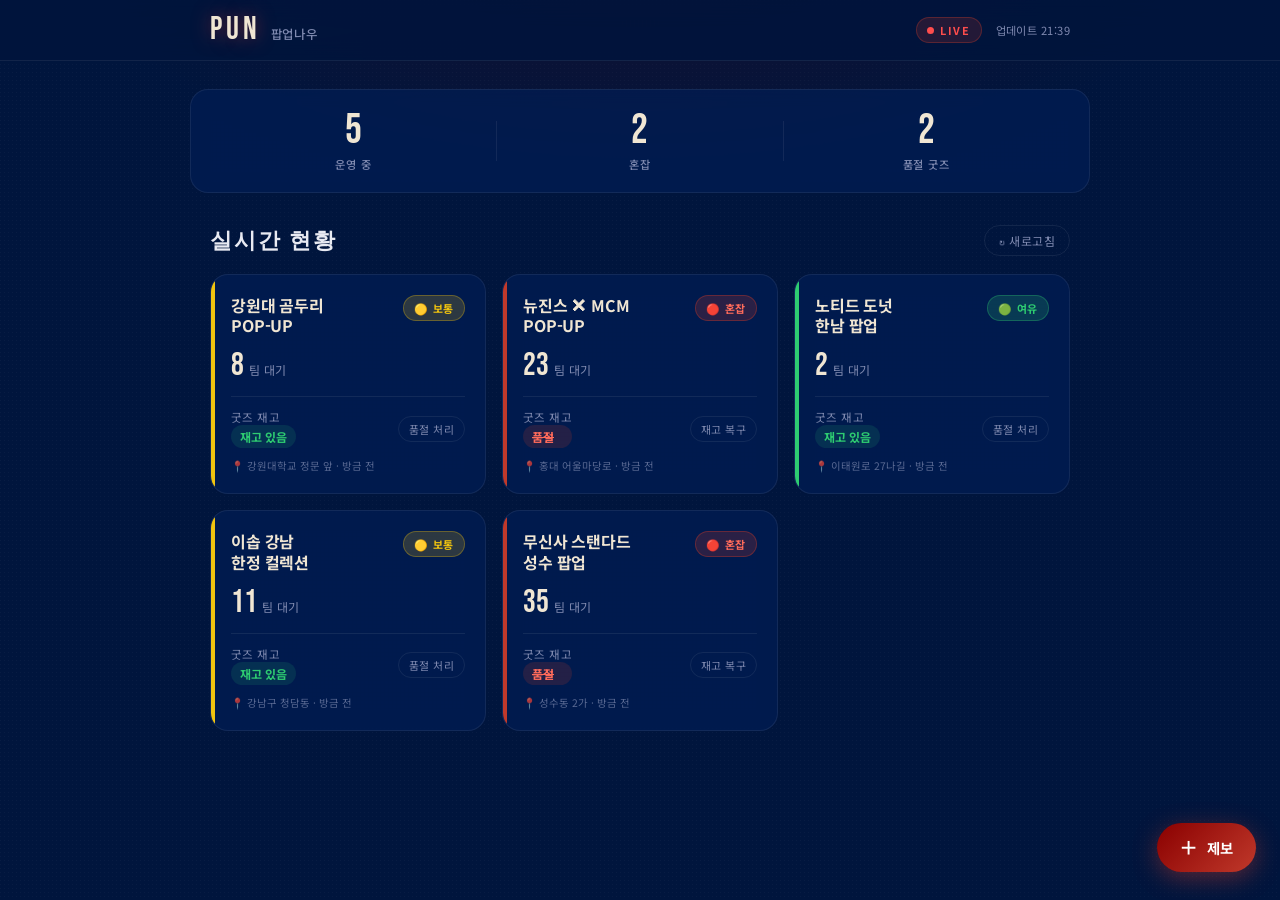
<file: index.html>
<!DOCTYPE html>
<html lang="ko">
<head>
  <meta charset="UTF-8" />
  <meta name="viewport" content="width=device-width, initial-scale=1.0" />
  <title>팝업나우 · PUN</title>
  <link rel="preconnect" href="https://fonts.googleapis.com" />
  <link rel="preconnect" href="https://fonts.gstatic.com" crossorigin />
  <link href="https://fonts.googleapis.com/css2?family=Bebas+Neue&family=Noto+Sans+KR:wght@300;400;500;700&display=swap" rel="stylesheet" />
  <link rel="stylesheet" href="style.css" />
</head>
<body>

  <!-- ── HEADER ── -->
  <header class="site-header">
    <div class="header-inner">
      <div class="logo">
        <span class="logo-pun">PUN</span>
        <span class="logo-sub">팝업나우</span>
      </div>
      <div class="header-meta">
        <span class="live-badge"><span class="live-dot"></span>LIVE</span>
        <span id="lastUpdated" class="last-updated">—</span>
      </div>
    </div>
  </header>

  <!-- ── MAIN ── -->
  <main>

    <!-- 요약 통계 -->
    <section class="stats-bar">
      <div class="stat-item">
        <span class="stat-num" id="statTotal">0</span>
        <span class="stat-label">운영 중</span>
      </div>
      <div class="stat-divider"></div>
      <div class="stat-item">
        <span class="stat-num" id="statCrowded">0</span>
        <span class="stat-label">혼잡</span>
      </div>
      <div class="stat-divider"></div>
      <div class="stat-item">
        <span class="stat-num" id="statSoldout">0</span>
        <span class="stat-label">품절 굿즈</span>
      </div>
    </section>

    <!-- 대시보드 카드 리스트 -->
    <section class="dashboard">
      <div class="section-title-row">
        <h2 class="section-title">실시간 현황</h2>
        <button class="btn-refresh" id="btnRefresh" title="새로고침">↻ 새로고침</button>
      </div>
      <div class="card-grid" id="cardGrid">
        <!-- JS로 렌더링 -->
      </div>
    </section>

  </main>

  <!-- ── 제보 모달 트리거 ── -->
  <button class="fab" id="fabReport" title="현장 제보하기">
    <span class="fab-icon">＋</span>
    <span class="fab-text">제보</span>
  </button>

  <!-- ── 제보 모달 ── -->
  <div class="modal-overlay" id="modalOverlay">
    <div class="modal" id="reportModal">
      <div class="modal-header">
        <h3 class="modal-title">현장 제보</h3>
        <button class="modal-close" id="modalClose">✕</button>
      </div>

      <div class="modal-body">
        <!-- GPS 상태 -->
        <div class="gps-status" id="gpsStatus">
          <span class="gps-icon">◎</span>
          <span id="gpsMsg">위치 확인 중…</span>
        </div>

        <!-- 매장 선택 -->
        <label class="field-label">매장 선택</label>
        <select class="field-select" id="selectStore">
          <option value="">— 매장을 선택하세요 —</option>
        </select>

        <!-- 혼잡도 -->
        <label class="field-label">현재 혼잡도</label>
        <div class="crowd-btns" id="crowdBtns">
          <button class="crowd-btn" data-value="여유">🟢 여유</button>
          <button class="crowd-btn" data-value="보통">🟡 보통</button>
          <button class="crowd-btn" data-value="혼잡">🔴 혼잡</button>
        </div>

        <!-- 대기 팀수 -->
        <label class="field-label">대기 팀수</label>
        <div class="number-input-row">
          <button class="num-btn" id="numMinus">−</button>
          <span class="num-display" id="numDisplay">0</span>
          <button class="num-btn" id="numPlus">＋</button>
          <span class="num-unit">팀</span>
        </div>

        <!-- 품절 토글 -->
        <label class="field-label">굿즈 품절 여부</label>
        <label class="toggle-wrap">
          <input type="checkbox" id="soldoutToggle" />
          <span class="toggle-slider"></span>
          <span class="toggle-text" id="toggleText">재고 있음</span>
        </label>
      </div>

      <div class="modal-footer">
        <p class="modal-notice" id="modalNotice"></p>
        <button class="btn-submit" id="btnSubmit" disabled>제보 제출</button>
      </div>
    </div>
  </div>

  <script src="main.js"></script>
</body>
</html>
</file>
<file: style.css>
/* ══════════════════════════════════════════
   팝업나우 (PUN) — style.css
   Deep Navy #00153D · Deep Crimson #5C0000
   ══════════════════════════════════════════ */

/* ── 변수 & 리셋 ── */
:root {
  --navy:        #00153D;
  --navy-mid:    #001f5c;
  --navy-light:  #002a80;
  --crimson:     #5C0000;
  --crimson-mid: #8a0000;
  --crimson-hot: #c0392b;
  --cream:       #f0e6d3;
  --text-primary:#e8eaf2;
  --text-muted:  #7f8ab0;
  --border:      rgba(255,255,255,0.07);
  --card-bg:     rgba(0,31,92,0.55);
  --radius:      12px;
  --radius-lg:   18px;
  --font-display:'Bebas Neue', sans-serif;
  --font-body:   'Noto Sans KR', sans-serif;
  --transition:  0.22s ease;
}

*, *::before, *::after { box-sizing: border-box; margin: 0; padding: 0; }

html { font-size: 16px; scroll-behavior: smooth; }

body {
  background: var(--navy);
  color: var(--text-primary);
  font-family: var(--font-body);
  min-height: 100vh;
  overflow-x: hidden;
  /* 배경 노이즈 패턴으로 깊이감 */
  background-image:
    radial-gradient(ellipse 80% 50% at 50% -10%, rgba(92,0,0,0.25) 0%, transparent 60%),
    url("data:image/svg+xml,%3Csvg xmlns='http://www.w3.org/2000/svg' width='4' height='4'%3E%3Crect width='1' height='1' fill='rgba(255,255,255,0.03)'/%3E%3C/svg%3E");
}

/* ── HEADER ── */
.site-header {
  position: sticky;
  top: 0;
  z-index: 100;
  background: rgba(0,21,61,0.85);
  backdrop-filter: blur(12px);
  border-bottom: 1px solid var(--border);
}

.header-inner {
  max-width: 900px;
  margin: 0 auto;
  padding: 14px 20px;
  display: flex;
  align-items: center;
  justify-content: space-between;
}

.logo { display: flex; align-items: baseline; gap: 10px; }

.logo-pun {
  font-family: var(--font-display);
  font-size: 2rem;
  letter-spacing: 0.12em;
  color: var(--cream);
  line-height: 1;
  /* 텍스트에 미세 크림슨 그림자 */
  text-shadow: 0 0 18px rgba(192,57,43,0.55);
}

.logo-sub {
  font-size: 0.78rem;
  font-weight: 500;
  color: var(--text-muted);
  letter-spacing: 0.06em;
}

.header-meta { display: flex; align-items: center; gap: 14px; }

.live-badge {
  display: flex;
  align-items: center;
  gap: 6px;
  font-size: 0.68rem;
  font-weight: 700;
  letter-spacing: 0.14em;
  color: #ff4d4d;
  background: rgba(192,57,43,0.18);
  padding: 4px 10px;
  border-radius: 99px;
  border: 1px solid rgba(192,57,43,0.35);
}

.live-dot {
  width: 7px; height: 7px;
  border-radius: 50%;
  background: #ff4d4d;
  animation: pulse-dot 1.4s ease infinite;
}

@keyframes pulse-dot {
  0%, 100% { opacity: 1; transform: scale(1); }
  50%       { opacity: 0.4; transform: scale(0.7); }
}

.last-updated {
  font-size: 0.7rem;
  color: var(--text-muted);
  letter-spacing: 0.04em;
}

/* ── STATS BAR ── */
.stats-bar {
  max-width: 900px;
  margin: 28px auto 0;
  padding: 0 20px;
  display: flex;
  align-items: center;
  gap: 0;
  background: var(--card-bg);
  border: 1px solid var(--border);
  border-radius: var(--radius-lg);
  backdrop-filter: blur(8px);
  overflow: hidden;
}

.stat-item {
  flex: 1;
  display: flex;
  flex-direction: column;
  align-items: center;
  padding: 20px 0;
  gap: 4px;
}

.stat-num {
  font-family: var(--font-display);
  font-size: 2.6rem;
  color: var(--cream);
  line-height: 1;
  transition: color var(--transition);
}

.stat-label {
  font-size: 0.7rem;
  color: var(--text-muted);
  letter-spacing: 0.08em;
  font-weight: 500;
}

.stat-divider {
  width: 1px;
  height: 40px;
  background: var(--border);
  flex-shrink: 0;
}

/* ── DASHBOARD SECTION ── */
.dashboard {
  max-width: 900px;
  margin: 32px auto 120px;
  padding: 0 20px;
}

.section-title-row {
  display: flex;
  align-items: center;
  justify-content: space-between;
  margin-bottom: 18px;
}

.section-title {
  font-family: var(--font-display);
  font-size: 1.35rem;
  letter-spacing: 0.1em;
  color: var(--text-primary);
}

.btn-refresh {
  background: transparent;
  border: 1px solid var(--border);
  color: var(--text-muted);
  font-family: var(--font-body);
  font-size: 0.75rem;
  padding: 6px 14px;
  border-radius: 99px;
  cursor: pointer;
  transition: all var(--transition);
  letter-spacing: 0.04em;
}
.btn-refresh:hover {
  border-color: var(--crimson-hot);
  color: var(--crimson-hot);
}

/* ── CARD GRID ── */
.card-grid {
  display: grid;
  grid-template-columns: repeat(auto-fill, minmax(260px, 1fr));
  gap: 16px;
}

.store-card {
  background: var(--card-bg);
  border: 1px solid var(--border);
  border-radius: var(--radius-lg);
  padding: 20px;
  backdrop-filter: blur(8px);
  position: relative;
  overflow: hidden;
  transition: transform var(--transition), border-color var(--transition);
  animation: fadeUp 0.4s ease both;
}

@keyframes fadeUp {
  from { opacity: 0; transform: translateY(14px); }
  to   { opacity: 1; transform: translateY(0); }
}

.store-card:hover {
  transform: translateY(-3px);
  border-color: rgba(255,255,255,0.14);
}

/* 혼잡도별 왼쪽 테두리 악센트 */
.store-card::before {
  content: '';
  position: absolute;
  left: 0; top: 0; bottom: 0;
  width: 4px;
  border-radius: var(--radius-lg) 0 0 var(--radius-lg);
}
.store-card.crowd-여유::before  { background: #2ecc71; }
.store-card.crowd-보통::before  { background: #f1c40f; }
.store-card.crowd-혼잡::before  { background: var(--crimson-hot); }

/* 카드 상단: 이름 + 혼잡도 배지 */
.card-top {
  display: flex;
  align-items: flex-start;
  justify-content: space-between;
  margin-bottom: 14px;
}

.store-name {
  font-weight: 700;
  font-size: 1rem;
  color: var(--cream);
  letter-spacing: -0.01em;
  line-height: 1.3;
  max-width: 65%;
}

.crowd-badge {
  font-size: 0.68rem;
  font-weight: 700;
  padding: 4px 10px;
  border-radius: 99px;
  letter-spacing: 0.06em;
  flex-shrink: 0;
}
.crowd-badge.여유  { background: rgba(46,204,113,0.18); color: #2ecc71; border: 1px solid rgba(46,204,113,0.3); }
.crowd-badge.보통  { background: rgba(241,196,15,0.18); color: #f1c40f; border: 1px solid rgba(241,196,15,0.3); }
.crowd-badge.혼잡  { background: rgba(192,57,43,0.22); color: #ff6b5b; border: 1px solid rgba(192,57,43,0.4); }

/* 대기 팀수 */
.card-wait {
  display: flex;
  align-items: baseline;
  gap: 5px;
  margin-bottom: 14px;
}
.wait-num {
  font-family: var(--font-display);
  font-size: 2rem;
  color: var(--cream);
  line-height: 1;
}
.wait-unit {
  font-size: 0.75rem;
  color: var(--text-muted);
  letter-spacing: 0.04em;
}

/* 굿즈 상태 + 토글 버튼 */
.card-bottom {
  display: flex;
  align-items: center;
  justify-content: space-between;
  border-top: 1px solid var(--border);
  padding-top: 12px;
  margin-top: 4px;
}

.goods-label {
  font-size: 0.72rem;
  color: var(--text-muted);
  letter-spacing: 0.04em;
}

.goods-status {
  font-size: 0.75rem;
  font-weight: 700;
  padding: 3px 9px;
  border-radius: 99px;
}
.goods-status.in-stock    { color: #2ecc71; background: rgba(46,204,113,0.12); }
.goods-status.sold-out    { color: #ff6b5b; background: rgba(192,57,43,0.18); text-decoration: line-through; }

.btn-toggle-goods {
  font-size: 0.68rem;
  padding: 4px 10px;
  border-radius: 99px;
  border: 1px solid var(--border);
  background: transparent;
  color: var(--text-muted);
  cursor: pointer;
  transition: all var(--transition);
  letter-spacing: 0.04em;
  font-family: var(--font-body);
}
.btn-toggle-goods:hover {
  border-color: var(--crimson-hot);
  color: var(--crimson-hot);
}

/* 마지막 업데이트 */
.card-updated {
  margin-top: 10px;
  font-size: 0.65rem;
  color: var(--text-muted);
  opacity: 0.7;
}

/* ── FAB ── */
.fab {
  position: fixed;
  bottom: 28px;
  right: 24px;
  display: flex;
  align-items: center;
  gap: 8px;
  background: linear-gradient(135deg, var(--crimson-mid), var(--crimson-hot));
  color: #fff;
  border: none;
  border-radius: 99px;
  padding: 14px 22px;
  font-family: var(--font-body);
  font-size: 0.9rem;
  font-weight: 700;
  cursor: pointer;
  box-shadow: 0 6px 24px rgba(192,57,43,0.45);
  transition: all var(--transition);
  z-index: 200;
  letter-spacing: 0.04em;
}
.fab:hover {
  transform: scale(1.06) translateY(-2px);
  box-shadow: 0 10px 32px rgba(192,57,43,0.6);
}
.fab-icon { font-size: 1.2rem; line-height: 1; }

/* ── MODAL ── */
.modal-overlay {
  position: fixed;
  inset: 0;
  background: rgba(0,10,30,0.82);
  backdrop-filter: blur(6px);
  z-index: 300;
  display: flex;
  align-items: flex-end;
  justify-content: center;
  opacity: 0;
  pointer-events: none;
  transition: opacity 0.28s ease;
}
.modal-overlay.open {
  opacity: 1;
  pointer-events: all;
}

.modal {
  background: #001335;
  border: 1px solid rgba(255,255,255,0.1);
  border-radius: var(--radius-lg) var(--radius-lg) 0 0;
  width: 100%;
  max-width: 520px;
  padding: 28px 24px 32px;
  transform: translateY(40px);
  transition: transform 0.3s cubic-bezier(0.22,1,0.36,1);
}
.modal-overlay.open .modal {
  transform: translateY(0);
}

.modal-header {
  display: flex;
  align-items: center;
  justify-content: space-between;
  margin-bottom: 22px;
}

.modal-title {
  font-family: var(--font-display);
  font-size: 1.5rem;
  letter-spacing: 0.1em;
  color: var(--cream);
}

.modal-close {
  background: transparent;
  border: none;
  color: var(--text-muted);
  font-size: 1.1rem;
  cursor: pointer;
  padding: 4px 8px;
  border-radius: 6px;
  transition: color var(--transition);
}
.modal-close:hover { color: var(--cream); }

/* GPS 상태 박스 */
.gps-status {
  display: flex;
  align-items: center;
  gap: 10px;
  background: rgba(255,255,255,0.04);
  border: 1px solid var(--border);
  border-radius: var(--radius);
  padding: 10px 14px;
  margin-bottom: 20px;
  font-size: 0.8rem;
  color: var(--text-muted);
  transition: all var(--transition);
}
.gps-status.ok     { border-color: rgba(46,204,113,0.4); color: #2ecc71; }
.gps-status.error  { border-color: rgba(192,57,43,0.4);  color: #ff6b5b; }
.gps-icon { font-size: 1rem; }

/* 폼 공통 */
.field-label {
  display: block;
  font-size: 0.72rem;
  color: var(--text-muted);
  letter-spacing: 0.08em;
  font-weight: 700;
  margin-bottom: 8px;
  margin-top: 18px;
  text-transform: uppercase;
}

.field-select {
  width: 100%;
  background: rgba(255,255,255,0.05);
  border: 1px solid var(--border);
  color: var(--text-primary);
  font-family: var(--font-body);
  font-size: 0.9rem;
  padding: 10px 14px;
  border-radius: var(--radius);
  appearance: none;
  cursor: pointer;
  transition: border-color var(--transition);
}
.field-select:focus { outline: none; border-color: var(--crimson-hot); }
.field-select option { background: #001335; }

/* 혼잡도 버튼 그룹 */
.crowd-btns {
  display: flex;
  gap: 8px;
}

.crowd-btn {
  flex: 1;
  background: rgba(255,255,255,0.04);
  border: 1px solid var(--border);
  color: var(--text-muted);
  font-family: var(--font-body);
  font-size: 0.82rem;
  padding: 10px 6px;
  border-radius: var(--radius);
  cursor: pointer;
  transition: all var(--transition);
  font-weight: 500;
}
.crowd-btn:hover, .crowd-btn.selected {
  border-color: var(--crimson-hot);
  color: var(--cream);
  background: rgba(192,57,43,0.18);
}

/* 숫자 입력 */
.number-input-row {
  display: flex;
  align-items: center;
  gap: 12px;
}

.num-btn {
  width: 38px; height: 38px;
  border-radius: 50%;
  border: 1px solid var(--border);
  background: rgba(255,255,255,0.05);
  color: var(--text-primary);
  font-size: 1.2rem;
  cursor: pointer;
  transition: all var(--transition);
  line-height: 1;
}
.num-btn:hover {
  background: rgba(192,57,43,0.2);
  border-color: var(--crimson-hot);
}

.num-display {
  font-family: var(--font-display);
  font-size: 1.8rem;
  color: var(--cream);
  min-width: 40px;
  text-align: center;
}

.num-unit {
  font-size: 0.8rem;
  color: var(--text-muted);
}

/* 품절 토글 */
.toggle-wrap {
  display: flex;
  align-items: center;
  gap: 12px;
  cursor: pointer;
  user-select: none;
}

.toggle-wrap input { display: none; }

.toggle-slider {
  width: 44px; height: 24px;
  background: rgba(255,255,255,0.1);
  border-radius: 99px;
  position: relative;
  transition: background var(--transition);
  flex-shrink: 0;
}
.toggle-slider::after {
  content: '';
  position: absolute;
  width: 18px; height: 18px;
  border-radius: 50%;
  background: var(--text-muted);
  top: 3px; left: 3px;
  transition: all var(--transition);
}
.toggle-wrap input:checked + .toggle-slider {
  background: var(--crimson-hot);
}
.toggle-wrap input:checked + .toggle-slider::after {
  left: 23px;
  background: #fff;
}

.toggle-text {
  font-size: 0.85rem;
  color: var(--text-muted);
}

/* 모달 하단 */
.modal-footer {
  margin-top: 26px;
  display: flex;
  flex-direction: column;
  gap: 10px;
}

.modal-notice {
  font-size: 0.72rem;
  color: var(--text-muted);
  text-align: center;
  min-height: 1em;
}

.btn-submit {
  width: 100%;
  padding: 14px;
  background: linear-gradient(135deg, var(--crimson-mid), var(--crimson-hot));
  color: #fff;
  border: none;
  border-radius: var(--radius);
  font-family: var(--font-body);
  font-size: 1rem;
  font-weight: 700;
  cursor: pointer;
  letter-spacing: 0.06em;
  transition: all var(--transition);
  box-shadow: 0 4px 16px rgba(192,57,43,0.35);
}
.btn-submit:hover:not(:disabled) {
  transform: translateY(-2px);
  box-shadow: 0 8px 24px rgba(192,57,43,0.5);
}
.btn-submit:disabled {
  opacity: 0.35;
  cursor: not-allowed;
  transform: none;
}

/* ── EMPTY STATE ── */
.empty-state {
  grid-column: 1 / -1;
  text-align: center;
  padding: 60px 20px;
  color: var(--text-muted);
}
.empty-state .empty-icon { font-size: 2.5rem; margin-bottom: 12px; }
.empty-state p { font-size: 0.9rem; }

/* ── TOAST ── */
.toast {
  position: fixed;
  bottom: 90px;
  left: 50%;
  transform: translateX(-50%) translateY(20px);
  background: rgba(0,21,61,0.96);
  border: 1px solid rgba(255,255,255,0.12);
  color: var(--cream);
  font-size: 0.85rem;
  padding: 10px 22px;
  border-radius: 99px;
  opacity: 0;
  pointer-events: none;
  transition: all 0.3s ease;
  z-index: 500;
  backdrop-filter: blur(8px);
  white-space: nowrap;
}
.toast.show {
  opacity: 1;
  transform: translateX(-50%) translateY(0);
}

/* ── 반응형 ── */
@media (max-width: 520px) {
  .card-grid { grid-template-columns: 1fr; }
  .stats-bar { margin: 20px 12px 0; }
  .dashboard { margin: 24px 0 110px; padding: 0 12px; }
  .fab { right: 16px; bottom: 20px; }
}
</file>
